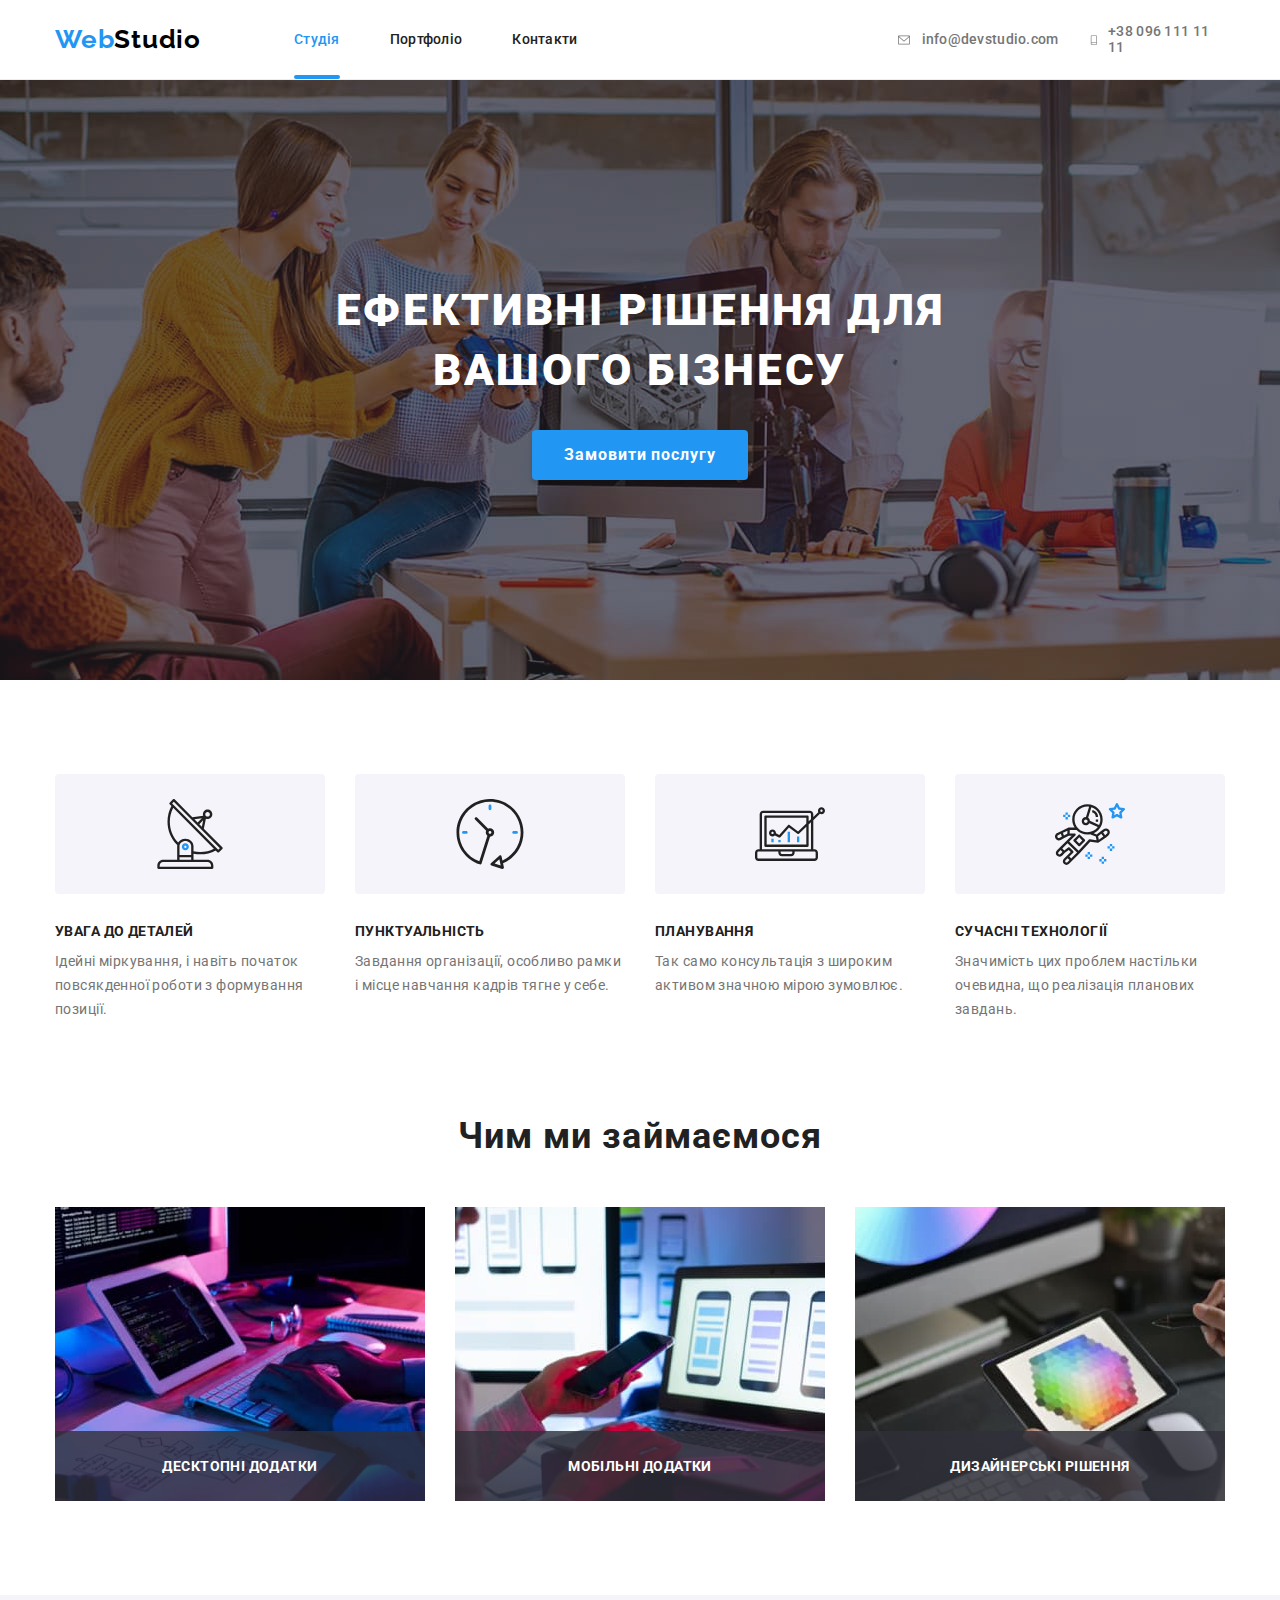
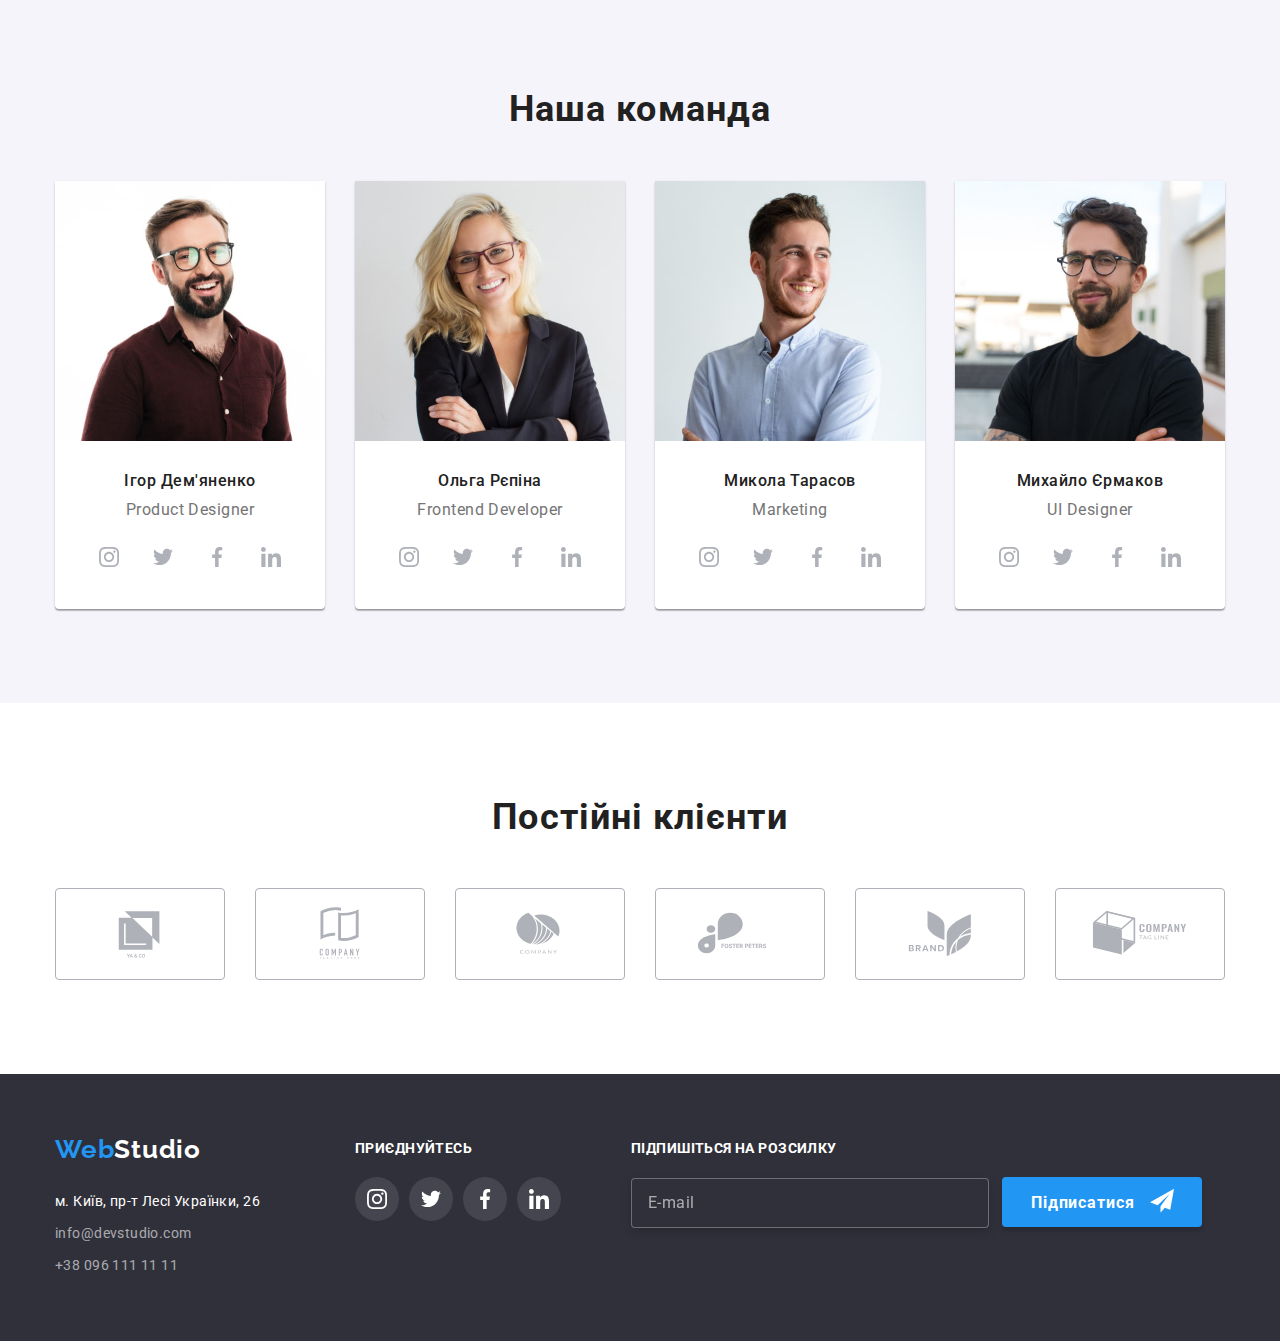
<file: index.html>
<!DOCTYPE html>
<html lang="uk">
<head>
    <meta charset="UTF-8">
    <meta http-equiv="X-UA-Compatible" content="IE=edge">
    <meta name="viewport" content="width=device-width, initial-scale=1.0">
    <title>Document</title>
    <link rel="stylesheet" href="./css/modern-normalize.css">
    <link rel="stylesheet" href="./css/style.css">
    <link href="https://fonts.googleapis.com/css2?family=Raleway:wght@700&family=Roboto:wght@400;500;700;900&display=swap" rel="stylesheet">
</head>
<body>

    <!--шапка сайту-->
    <header class="header">
        <div class="container main">
            <a class="logo link" href="/index.html">
                <span class="logo-left">Web</span><span class="studio">Studio</span> 
            </a>
            <nav class="nav">
                <ul class="nav-list list">
                    <li class="nav-item item"><a class="link first-link" href="index.html">Студія</a></li>
                    <li class="nav-item item"> <a class="link link-text" href="./portfolio.html" >Портфоліо</a></li>
                    <li class="nav-item item"> <a class="link link-text" href="index.html">Контакти</a></li>
                </ul>
            </nav>
            <div>
                <ul class="contact-list list">
                    <li class="contacts-item"><a class="link-icon" href="mailto:info@devstudio.com" target="_blank"
                        rel="noopener noreferrer" aria-label="link to email"> <svg width="16" height="12">
                        <use href="./images/symbol.svg#icon-envelope"></use></svg>info@devstudio.com</a>
                    </li>
                    <li class="contacts-item"> <a class="link-icon" href="tel:+38096111111" target="_blank" 
                        rel="noopener noreferrer" aria-label="link to phone"> <svg width="10" height="16">
                        <use href="./images/symbol.svg#icon-smartphone"></use></svg>+38 096 111 11 11</a>
                    </li>
                </ul>
            </div> 
        </div>
    </header>

    <!-- Hero -->

    <main>
        <section class="hero">
            <div class="container">
                <h1 class="hero-titel">Ефективні рішення для <br/> вашого бізнесу</h1>
                <button data-modal-open class="hero-button" type="button">Замовити послугу</button>
            </div>
        </section>
        
    <!-- About -->

        <section class="about section">
            <div class="container">
                <h2 class="visually-hidden">Про нас</h2>

                <ul class="section-list list">
                    <li class="item svg-item"> 
                        <div class="div-svg">
                            <svg class="advantages-icon" width="70" height="70">
                                <use href="./images/symbol.svg#icon-antena"></use>
                            </svg>
                        </div>
                        <h3 class="about-item">Увага до деталей</h3> 
                        <p class="about-text">Ідейні міркування, і навіть початок повсякденної роботи з формування позиції.</p> 
                    </li>
                    <li class="item">
                        <div class="div-svg">
                            <svg class="advantages-icon" width="70" height="70">
                                <use href="./images/symbol.svg#icon-clock"></use>
                            </svg>
                        </div> 
                        <h3 class="about-item">Пунктуальність</h3> 
                        <p class="about-text">Завдання організації, особливо рамки і місце навчання кадрів тягне у себе.</p> 
                    </li>
                    <li class="item">
                        <div class="div-svg">
                            <svg class="advantages-icon" width="70" height="70">
                                <use href="./images/symbol.svg#icon-diagram"></use>
                            </svg>
                        </div> 
                        <h3 class="about-item">Планування</h3> 
                        <p class="about-text">Так само консультація з широким активом значною мірою зумовлює.</p> 
                    </li>
                    <li class="item">
                        <div class="div-svg">
                            <svg class="advantages-icon" width="70" height="70">
                                <use href="./images/symbol.svg#icon-astronaut"></use>
                            </svg>
                        </div> 
                        <h3 class="about-item">Сучасні технологіЇ</h3> 
                        <p class="about-text">Значимість цих проблем настільки очевидна, що реалізація планових завдань.</p> 
                    </li>
                </ul>
            </div>
        </section>

        <section class="product section">
            <div class="container">
                <h2 class="product-titel">Чим ми займаємося</h2>
                <ul class="section-list list">
                    <li class="product-item">
                        <img src="./images/img.jpg" alt="Плануй" width="370" />
                        <div class="product-box">
                            <h3 class="box-title">Десктопні додатки</h3>
                        </div>
                    </li>
                    <li class="product-item">
                        <img src="./images/img1.jpg" alt="Розроби" width="370" />
                        <div class="product-box">
                            <h3 class="box-title">Мобільні додатки</h3>
                        </div>
                    </li>
                    <li class="product-item">
                        <img src="./images/img2.jpg" alt="Використовуй" width="370" />
                        <div class="product-box">
                            <h3 class="box-title">Дизайнерські рішення</h3>
                        </div>
                    </li>
                </ul>
            </div>
        </section>

        <section class="team team-section">
            <div class="container">
                <h2 class="product-titel">Наша команда</h2>
                <ul class="section-list list">
                    <li class="item">
                        <img src="./images/img3.jpg" alt="Розробник1" width="270" />
                        <div class="person">
                            <h3 class="team-item">Ігор Дем'яненко</h3>
                            <p class="team-text">Product Designer</p>
                            <ul class="team-icons">
                                <li>
                                    <a class="team-svg" href="https://www.instagram.com/lavashyk_official/" aria-label="Instagram">
                                        <svg class="team-icon" width="20" height="20">
                                            <use href="./images/symbol.svg#icon-instagram"></use>
                                        </svg>
                                    </a>
                                </li>
                                <li>
                                    <a class="team-svg" href="https://twitter.com/" aria-label="Twitter">
                                        <svg class="team-icon" width="20" height="20">
                                            <use href="./images/symbol.svg#icon-twitter"></use>
                                        </svg>
                                    </a>
                                </li>
                                <li>
                                    <a class="team-svg" href="https://www.facebook.com/" aria-label="Facebook">
                                        <svg class="team-icon" width="20" height="20">
                                            <use href="./images/symbol.svg#icon-facebook"></use>
                                        </svg>
                                    </a>
                                </li>
                                <li>
                                    <a class="team-svg" href="https://ua.linkedin.com/" aria-label="LinkedIn">
                                        <svg class="team-icon" width="20" height="20">
                                            <use href="./images/symbol.svg#icon-linkedin"></use>
                                        </svg>
                                    </a>
                                </li>
                            </ul>
                        </div>
                    </li>
                    <li class="item">
                        <img src="./images/img4.jpg" alt="Розробник2" width="270" />
                        <div class="person">
                            <h3 class="team-item">Ольга Рєпіна</h3>
                            <p class="team-text">Frontend Developer</p>
                            <ul class="team-icons">
                                <li>
                                    <a class="team-svg" href="https://www.instagram.com/lavashyk_official/" aria-label="Instagram">
                                        <svg class="team-icon" width="20" height="20">
                                            <use href="./images/symbol.svg#icon-instagram"></use>
                                        </svg>
                                    </a>
                                </li>
                                <li>
                                    <a class="team-svg" href="https://twitter.com/" aria-label="Twitter">
                                        <svg class="team-icon" width="20" height="20">
                                            <use href="./images/symbol.svg#icon-twitter"></use>
                                        </svg>
                                    </a>
                                </li>
                                <li>
                                    <a class="team-svg" href="https://www.facebook.com/" aria-label="Facebook">
                                        <svg class="team-icon" width="20" height="20">
                                            <use href="./images/symbol.svg#icon-facebook"></use>
                                        </svg>
                                    </a>
                                </li>
                                <li>
                                    <a class="team-svg" href="https://ua.linkedin.com/" aria-label="LinkedIn">
                                        <svg class="team-icon" width="20" height="20">
                                            <use href="./images/symbol.svg#icon-linkedin"></use>
                                        </svg>
                                    </a>
                                </li>
                            </ul>
                        </div>
                    </li>
                    <li class="item">
                        <img src="./images/img5.jpg" alt="Розробник3" width="270" />
                        <div class="person">
                            <h3 class="team-item">Микола Тарасов</h3>
                            <p class="team-text">Marketing</p>
                            <ul class="team-icons">
                                <li>
                                    <a class="team-svg" href="https://www.instagram.com/lavashyk_official/" aria-label="Instagram">
                                        <svg class="team-icon" width="20" height="20">
                                            <use href="./images/symbol.svg#icon-instagram"></use>
                                        </svg>
                                    </a>
                                </li>
                                <li>
                                    <a class="team-svg" href="https://twitter.com/" aria-label="Twitter">
                                        <svg class="team-icon" width="20" height="20">
                                            <use href="./images/symbol.svg#icon-twitter"></use>
                                        </svg>
                                    </a>
                                </li>
                                <li>
                                    <a class="team-svg" href="https://www.facebook.com/" aria-label="Facebook">
                                        <svg class="team-icon" width="20" height="20">
                                            <use href="./images/symbol.svg#icon-facebook"></use>
                                        </svg>
                                    </a>
                                </li>
                                <li>
                                    <a class="team-svg" href="https://ua.linkedin.com/" aria-label="LinkedIn">
                                        <svg class="team-icon" width="20" height="20">
                                            <use href="./images/symbol.svg#icon-linkedin"></use>
                                        </svg>
                                    </a>
                                </li>
                            </ul>
                        </div>
                    </li>
                    <li class="item">
                        <img src="./images/img6.jpg" alt="Розробник4" width="270" />
                        <div class="person">
                            <h3 class="team-item">Михайло Єрмаков</h3>
                            <p class="team-text">UI Designer</p>
                            <ul class="team-icons">
                                <li>
                                    <a class="team-svg" href="https://www.instagram.com/lavashyk_official/" aria-label="Instagram">
                                        <svg class="team-icon" width="20" height="20">
                                            <use href="./images/symbol.svg#icon-instagram"></use>
                                        </svg>
                                    </a>
                                </li>
                                <li>
                                    <a class="team-svg" href="https://twitter.com/" aria-label="Twitter">
                                        <svg class="team-icon" width="20" height="20">
                                            <use href="./images/symbol.svg#icon-twitter"></use>
                                        </svg>
                                    </a>
                                </li>
                                <li>
                                    <a class="team-svg" href="https://www.facebook.com/" aria-label="Facebook">
                                        <svg class="team-icon" width="20" height="20">
                                            <use href="./images/symbol.svg#icon-facebook"></use>
                                        </svg>
                                    </a>
                                </li>
                                <li>
                                    <a class="team-svg" href="https://ua.linkedin.com/" aria-label="LinkedIn">
                                        <svg class="team-icon" width="20" height="20">
                                            <use href="./images/symbol.svg#icon-linkedin"></use>
                                        </svg>
                                    </a>
                                </li>
                            </ul>
                        </div>
                    </li>
                </ul>
            </div>
        </section>


        <section class="clients section">
            <div class="container">
            <h2 class="product-titel">Постійні клієнти</h2>
                <ul class="section-list list">
                    <li class="item">
                        <a class="clients-svg" href="#" aria-label="Company1">
                        <svg class="clients-icon" width="106" height="60">
                            <use href="./images/symbol.svg#icon-Logo1"></use>
                        </svg>
                        </a>
                    </li>
                    <li class="item">
                        <a class="clients-svg" href="#" aria-label="Company2">
                            <svg class="clients-icon" width="106" height="60">
                                <use href="./images/symbol.svg#icon-Logo2"></use>
                            </svg>
                        </a>
                    </li>
                    <li class="item">
                        <a class="clients-svg" href="#" aria-label="Company3">
                            <svg class="clients-icon" width="106" height="60">
                                <use href="./images/symbol.svg#icon-Logo3"></use>
                            </svg>
                        </a>
                    </li>
                    <li class="item">
                        <a class="clients-svg" href="#" aria-label="Company4">
                            <svg class="clients-icon" width="106" height="60">
                                <use href="./images/symbol.svg#icon-Logo4"></use>
                            </svg>
                        </a>
                    </li>
                    <li class="item">
                        <a class="clients-svg" href="#" aria-label="Company5">
                            <svg class="clients-icon" width="106" height="60">
                                <use href="./images/symbol.svg#icon-Logo5"></use>
                            </svg>
                        </a>
                    </li>
                    <li class="clients-item list-item">
                        <a class="clients-svg" href="#" aria-label="Company6">
                            <svg class="clients-icon" width="106" height="60">
                                <use href="./images/symbol.svg#icon-Logo6"></use>
                            </svg>
                        </a>
                    </li>
                </ul>
            </div>
        </section>
    </main>
    <!-- Футер -->
    <footer class="footer">
        <div class="container footer-container">
            <div>
                <div class="div-logo">
                <a class="logo" href="/index.html">
                    <span class="logo-left-footer">Web</span><span class="studio-footer">Studio</span>
                </a>
                </div>
                <address class="address-list"> 
                    <a class="footer-link address" href="https://goo.gl/maps/TMibXyuG7LxRnU1eA" target="_blank" rel="noopener noreferrer">м. Київ, пр-т Лесі Українки, 26</a><br>
                    <a class="footer-link email" href="mailto:info@devstudio.com">info@devstudio.com</a><br>
                    <a class="footer-link phone" href="tel:+380961111111">+38 096 111 11 11</a>
                </address>
            </div>
        

            <div class="social-media">
                <h4 class="social-title">приєднуйтесь</h4>
                <ul class="social-icons">
                    <li>
                        <a class="link-svg" href="https://www.instagram.com/lavashyk_official/" aria-label="Instagram">
                        <svg class="social-icon" width="20" height="20">
                            <use href="./images/symbol.svg#icon-instagram"></use>
                        </svg>
                        </a>
                    </li>
                    <li>
                        <a class="link-svg" href="https://twitter.com/" aria-label="Twitter">
                        <svg class="social-icon" width="20" height="20">
                            <use href="./images/symbol.svg#icon-twitter"></use>
                        </svg>
                        </a>
                    </li>
                    <li>
                        <a class="link-svg" href="https://www.facebook.com/" aria-label="Facebook">
                        <svg class="social-icon" width="20" height="20">
                            <use href="./images/symbol.svg#icon-facebook"></use>
                        </svg>
                        </a>
                    </li>
                    <li>
                        <a class="link-svg" href="https://ua.linkedin.com/" aria-label="LinkedIn">
                        <svg class="social-icon" width="20" height="20">
                            <use href="./images/symbol.svg#icon-linkedin"></use>
                        </svg>
                        </a>
                    </li>
                </ul>
            </div>
            <div>
                <h4 class="social-title">Підпишіться на розсилку</h4>
                <form class="form-subscribe">
                    <input class="form-input" type="email" name="email" placeholder="E-mail" id="email">
                    <button class="button-subscribe" type="submit">Підписатися
                        <svg class="form-icon" width="24" height="24">
                            <use href="./images/symbol.svg#icon-send"></use>
                        </svg>
                    </button>
                </form>
            </div>
        </div>
    </footer>

    <div class="background is-hidden" data-modal>
        <div class="modal">
            <p></p>
            <button class="button-close" data-modal-close>
                <svg class="icon-close" width="11" height="11">
                    <use href="./images/symbol.svg#icon-close"></use>
                </svg>
            </button>
            <p class="modal-titel">Залиште свої дані, ми вам передзвонимо</p>
            <form class="modal-form">
                <div class="form-group">
                    <label class="modal-contact" for="name">Ім'я</label>
                    <input class="modal-input" type="text" name="name" id="name">
                    <svg class="modal-icon" width="18" height="18">
                        <use href="./images/symbol.svg#icon-person-black"></use>
                    </svg>
                </div>
                <div class="form-group">
                    <label class="modal-contact" for="phone">Телефон</label>
                    <input class="modal-input" type="tel" name="phone" id="phone">
                    <svg class="modal-icon" width="18" height="18">
                        <use href="./images/symbol.svg#icon-phone-black"></use>
                    </svg>
                </div>
                <div class="form-group">
                    <label class="modal-contact" for="mail">Пошта</label>
                    <input class="modal-input" type="email" name="mail" id="mail">
                    <svg class="modal-icon" width="18" height="18">
                        <use href="./images/symbol.svg#icon-email-black"></use>
                    </svg>
                </div>
                <div class="form-area">
                    <label class="modal-contact" for="comment">Коментар</label>
                    <textarea class="modal-textarea" name="comment" id="comment" placeholder="Введіть текст"></textarea>
                </div>
                <div class="form-checkbox">
                    <label class="label-accept" for="accept">
                        <span class="modal-square">
                            <input class="modal-checkbox" type="checkbox" name="accept" id="accept">
                            <svg class="icon-check" width="16" height="15">
                                <use href="./images/symbol.svg#icon-check"></use>
                            </svg>
                        </span>
                        <span>Погоджуюся з розсилкою та приймаю</span>
                    </label>
                    <a class="checkbox-link" href="#">Умови договору</a>
                </div>
                <button class="button-form" type="submit">Відправити</button>
            </form>
        </div>
    </div>

    <script src="./js/modal.js"></script>
</body>
</html>
</file>
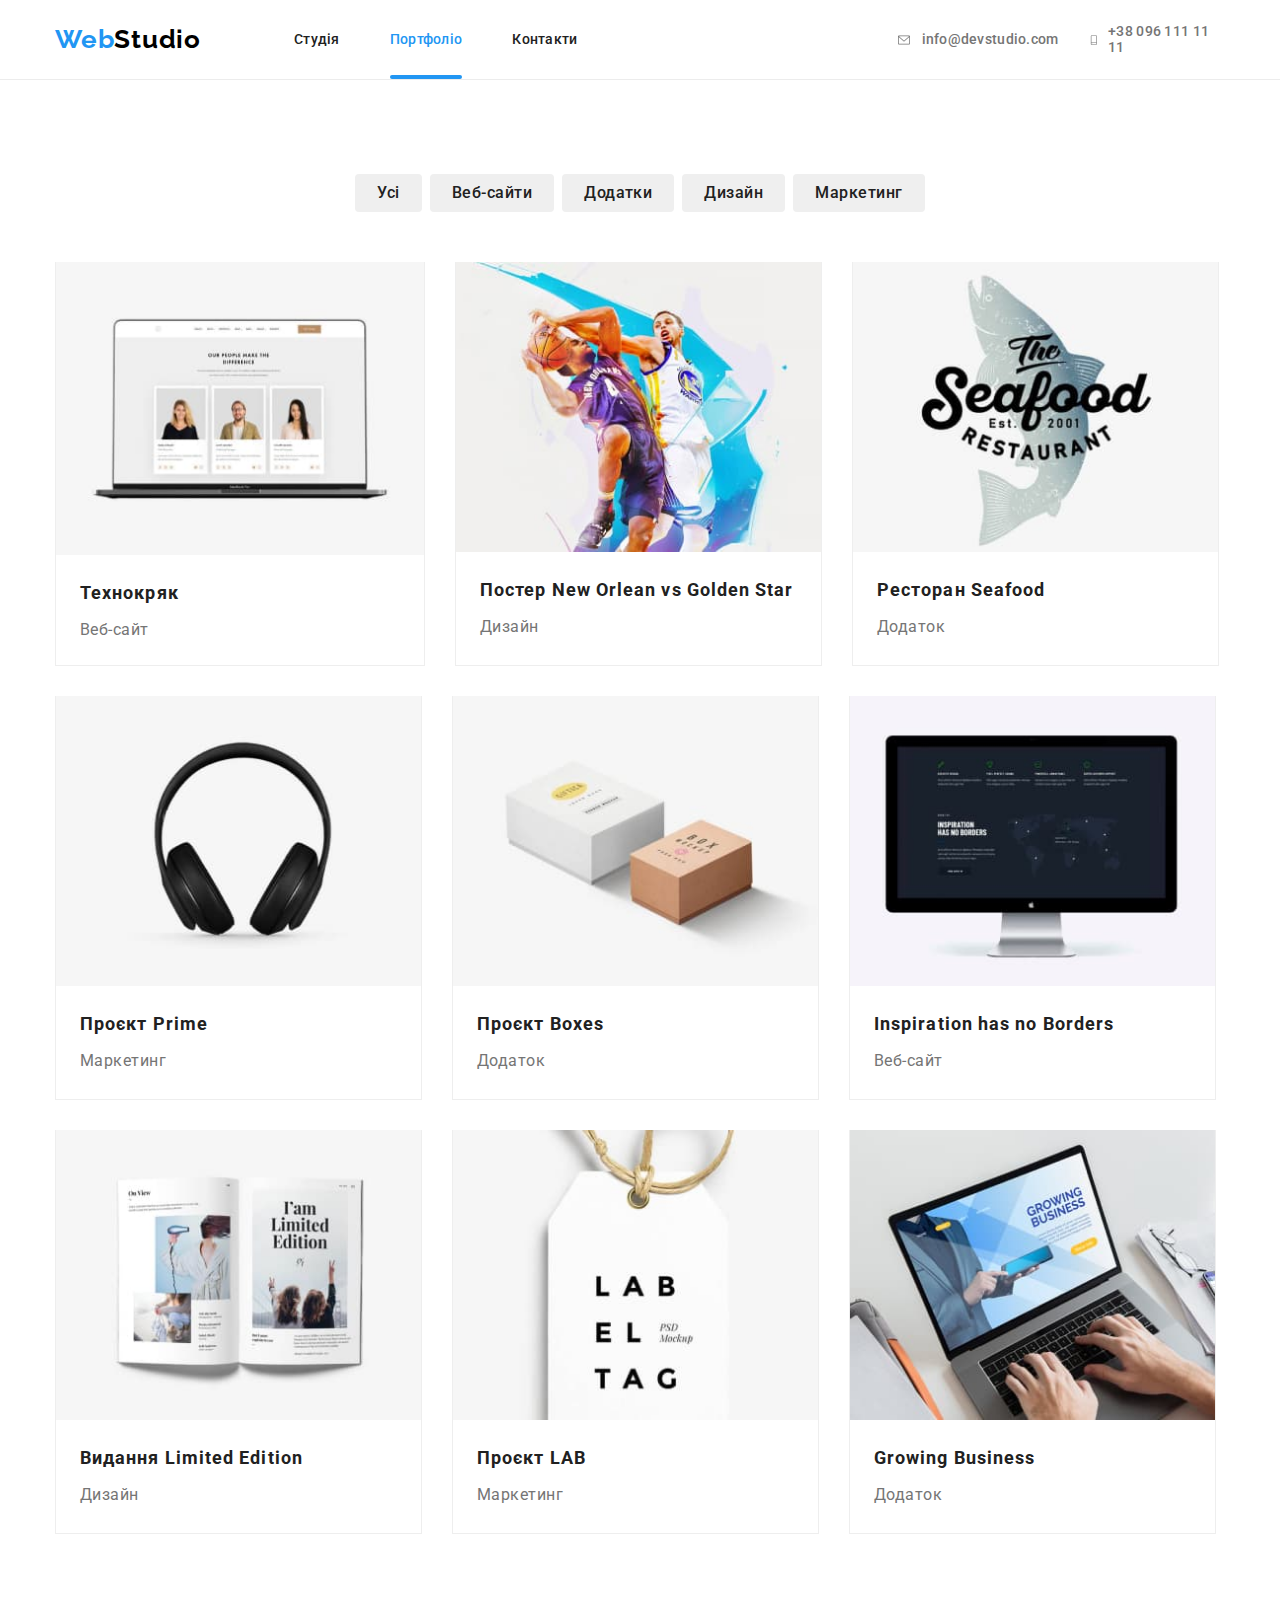
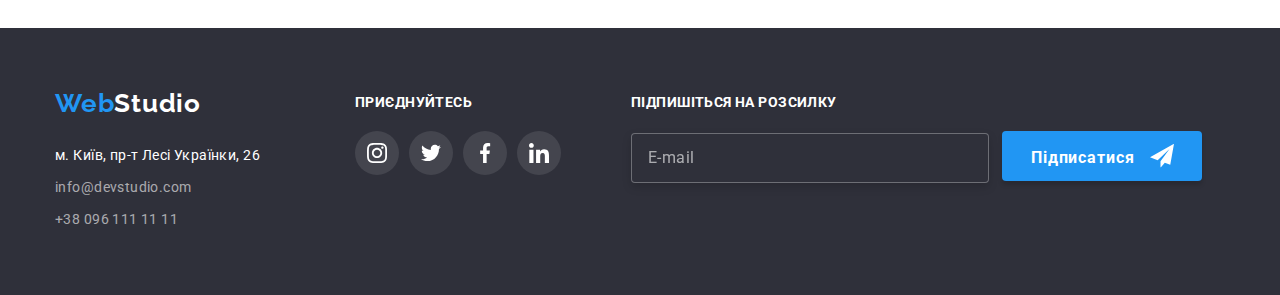
<file: portfolio.html>
<!DOCTYPE html>
<html lang="uk">
<head>
    <meta charset="UTF-8">
    <meta http-equiv="X-UA-Compatible" content="IE=edge">
    <meta name="viewport" content="width=device-width, initial-scale=1.0">
    <title>Document</title>
    <link rel="stylesheet" href="./css/modern-normalize.css">
    <link rel="stylesheet" href="./css/style.css">
    <link href="https://fonts.googleapis.com/css2?family=Raleway:wght@700&family=Roboto:wght@400;500;700;900&display=swap" rel="stylesheet">
</head>
<body>

    <!--шапка сайту-->
    <header class="header">
      <div class="container main">
          <a class="logo link" href="/index.html">
              <span class="logo-left">Web</span><span class="studio">Studio</span> 
          </a>
          <nav class="nav">
              <ul class="nav-list list">
                  <li class="nav-item item"><a class="link link-text" href="index.html">Студія</a></li>
                  <li class="nav-item item"> <a class="link first-link" href="./portfolio.html" >Портфоліо</a></li>
                  <li class="nav-item item"> <a class="link link-text" href="index.html">Контакти</a></li>
              </ul>
          </nav>
          <div>
              <ul class="contact-list list">
                  <li class="contacts-item"><a class="link-icon" href="mailto:info@devstudio.com" target="_blank"
                      rel="noopener noreferrer" aria-label="link to email"> <svg width="16" height="12">
                      <use href="./images/symbol.svg#icon-envelope"></use></svg>info@devstudio.com</a>
                  </li>
                  <li class="contacts-item"> <a class="link-icon" href="tel:+38096111111" target="_blank" 
                      rel="noopener noreferrer" aria-label="link to phone"> <svg width="10" height="16">
                      <use href="./images/symbol.svg#icon-smartphone"></use></svg>+38 096 111 11 11</a>
                  </li>
              </ul>
          </div> 
      </div>
  </header>
   <!-- Головне -->
    <main>
      <section class="portfolio">
        <div class="port container">
          <h1 class="visually-hidden">Портфоліо</h1>
          <ul class="portfolio-item">
            <li class="tab-item"><button type="button" class="button-portfolio">Усі</button></li>
            <li class="tab-item"><button type="button" class="button-portfolio">Веб-сайти</button></li>
            <li class="tab-item"><button type="button" class="button-portfolio">Додатки</button></li>
            <li class="tab-item"><button type="button" class="button-portfolio">Дизайн</button></li>
            <li class="tab-item"><button type="button" class="button-portfolio">Маркетинг</button></li>
          </ul>
          <ul class="portfolio-projects">
            <li class="project-item block">
              <div class="box-content">
                <a href="#">
                <img src="./images/portfolio.jpg" alt="Технокряк" width="368">
                <div class="box-text">
                  <p class="project-text">Ресурс пропонує комплексні пропозиції з різним рівнем функціоналу та сервісів. Все
                      це дозволить відвідувачу отримати вичерпні відомості про компанію чи приватну особу.</p>
                </div>
                </a>
              </div>
                <div class="project-box">
                  <h2 class="portfolio-title">Технокряк</h2>
                  <p class="portfolio-desc">Веб-сайт</p>
                </div>
              
            </li>
            <li class="project-item block">

              <div class="box-content">
                <a href="#">
                <img src="./images/portfolio1.jpg" alt="Постер New Orlean" width="365">
                <div class="box-text">
                  <p class="project-text">Ресурс пропонує комплексні пропозиції з різним рівнем функціоналу та сервісів. Все
                      це дозволить відвідувачу отримати вичерпні відомості про компанію чи приватну особу.</p>
                </div>
               </a>
              </div>
                <div class="project-box">
                  <h2 class="portfolio-title">Постер New Orlean vs Golden Star</h2>
                  <p class="portfolio-desc">Дизайн</p>
                </div>
              
            </li>
            <li class="project-item block">
              <div class="box-content">
                <a href="#">
                  <img src="./images/portfolio2.jpg" alt="Ресторан Seafood" width="365">
                  <div class="box-text">
                    <p class="project-text">Ресурс пропонує комплексні пропозиції з різним рівнем функціоналу та сервісів. Все
                        це дозволить відвідувачу отримати вичерпні відомості про компанію чи приватну особу.</p>
                  </div>
                </a>
              </div>
                <div class="project-box">
                  <h2 class="portfolio-title">Ресторан Seafood</h2>
                  <p class="portfolio-desc">Додаток</p>
                </div>
                
            </li>
            <li class="project-item block">
              <div class="box-content">
                <a href="#">
                  <img src="./images/portfolio3.jpg" alt="Проєкт Prime" width="365">
                  <div class="box-text">
                    <p class="project-text">Ресурс пропонує комплексні пропозиції з різним рівнем функціоналу та сервісів. Все
                        це дозволить відвідувачу отримати вичерпні відомості про компанію чи приватну особу.</p>
                  </div>
                </a>
              </div>
                <div class="project-box">
                  <h2 class="portfolio-title">Проєкт Prime</h2>
                  <p class="portfolio-desc">Маркетинг</p>
                </div>
                
            </li>
            <li class="project-item block">
              <div class="box-content">
                <a href="#">
                  <img src="./images/portfolio4.jpg" alt="Проєкт Boxes" width="365">
                  <div class="box-text">
                    <p class="project-text">Ресурс пропонує комплексні пропозиції з різним рівнем функціоналу та сервісів. Все
                        це дозволить відвідувачу отримати вичерпні відомості про компанію чи приватну особу.</p>
                  </div>
                </a>
              </div>
                <div class="project-box">
                  <h2 class="portfolio-title">Проєкт Boxes</h2>
                  <p class="portfolio-desc">Додаток</p>
                </div>
              
            </li>
            <li class="project-item block">
              <div class="box-content">
                <a href="#">
                  <img src="./images/portfolio5.jpg" alt="Inspiration has no Borders" width="365">
                  <div class="box-text">
                    <p class="project-text">Ресурс пропонує комплексні пропозиції з різним рівнем функціоналу та сервісів. Все
                        це дозволить відвідувачу отримати вичерпні відомості про компанію чи приватну особу.</p>
                  </div>
                </a>
              </div>
                <div class="project-box">
                  <h2 class="portfolio-title">Inspiration has no Borders</h2>
                  <p class="portfolio-desc">Веб-сайт</p>
                </div>
                
            </li>
            <li class="project-item block">
              <div class="box-content">
                <a href="#">
                  <img src="./images/portfolio6.jpg" alt="Видання Limited Edition" width="365">
                  <div class="box-text">
                    <p class="project-text">Ресурс пропонує комплексні пропозиції з різним рівнем функціоналу та сервісів. Все
                        це дозволить відвідувачу отримати вичерпні відомості про компанію чи приватну особу.</p>
                  </div>
                </a>
              </div>
                <div class="project-box">
                  <h2 class="portfolio-title">Видання Limited Edition</h2>
                  <p class="portfolio-desc">Дизайн</p>
                </div>
                
            </li>
            <li class="project-item block">
              <div class="box-content">
                <a href="#">
                  <img src="./images/portfolio7.jpg" alt="Проєкт LAB" width="365" />
                  <div class="box-text">
                    <p class="project-text">Ресурс пропонує комплексні пропозиції з різним рівнем функціоналу та сервісів. Все
                        це дозволить відвідувачу отримати вичерпні відомості про компанію чи приватну особу.</p>
                  </div>
                </a>  
              </div>
                <div class="project-box">
                  <h2 class="portfolio-title">Проєкт LAB</h2>
                  <p class="portfolio-desc">Маркетинг</p>
                </div>
                
            </li>
            <li class="project-item block">
              <div class="box-content">
                <a href="#">
                  <img src="./images/portfolio8.jpg" alt="Growing Business" width="365" />
                  <div class="box-text">
                    <p class="project-text">Ресурс пропонує комплексні пропозиції з різним рівнем функціоналу та сервісів. Все
                        це дозволить відвідувачу отримати вичерпні відомості про компанію чи приватну особу.</p>
                  </div>
                </a>
              </div>
                <div class="project-box">
                  <h2 class="portfolio-title">Growing Business</h2>
                  <p class="portfolio-desc">Додаток</p>
                </div>
                
              
            </li>
          </ul>
        </div>
      </section>
    </main>
    <!-- Футер -->
    <footer class="footer">
      <div class="container footer-container">
          <div>
              <div class="div-logo">
              <a class="logo" href="/index.html">
                  <span class="logo-left-footer">Web</span><span class="studio-footer">Studio</span>
              </a>
              </div>
              <address class="address-list"> 
                  <a class="footer-link address" href="https://goo.gl/maps/TMibXyuG7LxRnU1eA" target="_blank" rel="noopener noreferrer">м. Київ, пр-т Лесі Українки, 26</a><br>
                  <a class="footer-link email" href="mailto:info@devstudio.com">info@devstudio.com</a><br>
                  <a class="footer-link phone" href="tel:+380961111111">+38 096 111 11 11</a>
              </address>
          </div>
      

          <div class="social-media">
              <h4 class="social-title">приєднуйтесь</h4>
              <ul class="social-icons">
                  <li>
                      <a class="link-svg" href="https://www.instagram.com/lavashyk_official/" aria-label="Instagram">
                      <svg class="social-icon" width="20" height="20">
                          <use href="./images/symbol.svg#icon-instagram"></use>
                      </svg>
                      </a>
                  </li>
                  <li>
                      <a class="link-svg" href="https://twitter.com/" aria-label="Twitter">
                      <svg class="social-icon" width="20" height="20">
                          <use href="./images/symbol.svg#icon-twitter"></use>
                      </svg>
                      </a>
                  </li>
                  <li>
                      <a class="link-svg" href="https://www.facebook.com/" aria-label="Facebook">
                      <svg class="social-icon" width="20" height="20">
                          <use href="./images/symbol.svg#icon-facebook"></use>
                      </svg>
                      </a>
                  </li>
                  <li>
                      <a class="link-svg" href="https://ua.linkedin.com/" aria-label="LinkedIn">
                      <svg class="social-icon" width="20" height="20">
                          <use href="./images/symbol.svg#icon-linkedin"></use>
                      </svg>
                      </a>
                  </li>
              </ul>
          </div>
          <div>
              <h4 class="social-title">Підпишіться на розсилку</h4>
              <form class="form-subscribe">
                  <input class="form-input" type="email" name="email" placeholder="E-mail" id="email">
                  <button class="button-subscribe" type="submit">Підписатися
                      <svg class="form-icon" width="24" height="24">
                          <use href="./images/symbol.svg#icon-send"></use>
                      </svg>
                  </button>
              </form>
          </div>
      </div>
  </footer>
</body>
</html>
</file>
<file: css/style.css>
:root {
  --main-color-title: #212121;
  --main-color-text: #757575;
  --accent-color: #2196F3;
  --additional-color: rgba(255, 255, 255, 0.6);
  --black-color: #000000;
  --main-background-color: #fff;
  --header-bg: #ECECEC;
  --additional-bg: #2F303A;
  --light-background-color: #F5F4FA;
  --link-color: #afb1b8
}


body {
  background-color: var(--main-background-color);
  color: var(--main-color-text);
  font-family: 'Roboto', sans-serif;
  letter-spacing: 0.03em;
  font-size: 14px;
}

h1,
h2,
h3,
h4,
h5,
h6,
p,
ul {
  margin-top: 0;
  margin-bottom: 0;
  padding-right: 0;
  padding-left: 0;
}

a {
  text-decoration: none;
}

ul,
li {
  list-style: none;
  padding: 0;
  margin: 0;
}

address {
  font-style: normal;
}

button {
  font-family: inherit;
  margin: 0;
  padding: 0;
  cursor: pointer;
}

p {
  margin: 0;
}

img {
  display: block;
}

textarea {
  resize: none;
}

.visually-hidden {
  position: absolute;
  width: 1px;
  height: 1px;
  margin: -1px;
  border: 0;
  padding: 0;
  white-space: nowrap;
  clip-path: inset (100%);
  clip: rect(0 0 0 0);
  overflow: hidden;
}

.container {
  margin-right: auto;
  margin-left: auto;
  width: 1200px;
  padding-right: 15px;
  padding-left: 15px;
}

.section {
  padding-top: 94px;
  padding-bottom: 94px;
}

.container.main {
  display: flex;
  align-items: center;
}

.container .list {
  display: flex;
}

.nav-list {
  display: flex;
}


/* header */


.header {
  border-bottom-width: 1px;
  border-bottom-style: solid;
  border-bottom-color: var(--header-bg);
}

.main {
  display: flex;
  align-items: center;
}

.logo {
  display: block;
  margin-right: 93px;
  font-family: "Raleway", sans-serif;
  font-weight: 700;
  font-size: 26px;
  line-height: 1.2;
  letter-spacing: 0.03em;
  color: var(--main-color-title);
}

.logo-left {
  color: var(--accent-color);
}

.studio {
  color: var(--black-color);
}

.logo-header {
  margin-right: 93px;
}

.nav-list {
  display: flex;
  align-items: center;
  gap: 50px;
}

.link-text {
  color: var(--main-color-title);
}

.nav-item {
  position: relative;
  padding: 32px 0;
  font-weight: 500;
  line-height: 1.1;
  letter-spacing: 0.02em;
}

.contact-list {
  display: flex;
  align-items: center;
  gap: 30px;
  margin-left: 318px;
}

.contacts-item {
  display: flex;
  align-content: space-between;
  align-items: center;
  font-weight: 500;
  line-height: 1.1;
  letter-spacing: 0.02em;
  color: var(--main-color-title);
}

.link-icon {
  display: flex;
  align-items: center;
  gap: 10px;
  color: var(--main-color-text);
  fill: var(--main-color-text);
  transition-duration: 250ms;
  transition-timing-function: cubic-bezier(0.4, 0, 0.2, 1);
}

.nav-list .link:hover,
.nav-list .link:focus {
  color: var(--accent-color);
}

.link {
  transition-duration: 250ms;
  transition-timing-function: cubic-bezier(0.4, 0, 0.2, 1);
}

.contacts-item :hover,
.contacts-item :focus {
  color: var(--accent-color);
  fill: var(--accent-color);
}

.first-link::after {
  display: block;
  position: absolute;
  content: "";
  left: 0;
  bottom: 0;
  width: 100%;
  height: 4px;
  background-color: var(--accent-color);
  border-radius: 2px;
}

.first-link {
  color: var(--accent-color);
}


/* hero */

.hero {
  max-height: 600px;
  max-width: 1600px;
  text-align: center;
  margin: 0 auto;
  padding: 200px 0;
  background-image: linear-gradient(rgba(47, 48, 58, 0.4),
      rgba(47, 48, 58, 0.4)), url('../images/img-bg.jpg');
  background-position: center;
  background-size: cover;
  background-color: var(--additional-bg);
}

.hero-titel {
  width: 696px;
  margin: 0 auto;
  margin-bottom: 30px;
  font-weight: 900;
  font-size: 44px;
  line-height: 60px;
  letter-spacing: 0.06em;
  text-transform: uppercase;
  color: var(--main-background-color);
}

.hero-button {
  display: inline-block;
  padding-top: 10px;
  padding-right: 32px;
  padding-bottom: 10px;
  padding-left: 32px;
  height: 50px;
  cursor: pointer;
  outline: none;
  border: none;
  border-radius: 4px;
  box-shadow: 0px 4px 4px rgba(0, 0, 0, 0.15);
  font-weight: 700;
  font-size: 16px;
  line-height: 1.625;
  align-items: center;
  text-align: center;
  letter-spacing: 0.06em;
  color: var(--main-background-color);
  background-color: var(--accent-color);
  ;
  font-family: inherit;
}

.hero-button:hover,
.hero-button:active,
.hero-button:focus {
  color: var(--main-background-color);
  background-color: var(--accent-color);
}

/* hero */


/* about */

section.about {
  padding-bottom: 0px;
}

.svg-item {
  width: calc((100% - 3 * 30px)/4);
}

.div-svg {
  display: flex;
  align-items: center;
  justify-content: center;
  margin-bottom: 30px;
  height: 120px;
  background-color: var(--light-background-color);
  border-radius: 4px;
}

.about-item {
  margin-bottom: 10px;
  color: var(--main-color-title);
  font-weight: 700;
  font-size: 14px;
  line-height: 1.14;
  letter-spacing: 0.03em;
  text-transform: uppercase;
}

.about-text {
  width: 270px;
  line-height: 1.7;
  color: var(--main-color-text);
}

/* about */


/* product section */

.section-list {
  display: flex;
  column-gap: 30px;
}

.product-item {
  position: relative;
  color: var(--main-background-color);
}

.product-titel {
  margin-bottom: 50px;
  color: var(--main-color-title);
  font-weight: 700;
  font-size: 36px;
  line-height: 1, 16;
  text-align: center;
  letter-spacing: 0.03em;
}

.product-box {
  position: absolute;
  left: 0;
  bottom: 0;
  padding: 27px 0;
  width: 100%;
  background: rgba(47, 48, 58, 0.8);
}

.box-title {
  font-weight: 700;
  font-size: 14px;
  line-height: 1.16;
  letter-spacing: 0.03em;
  text-align: center;
  text-transform: uppercase;
  color: var(--text-dark-background);
}

/* product section */

.team-section {
  background-color: #F5F4FA;
  padding: 94px 0;
}

.team .item {
  background-color: var(--main-background-color);
  box-shadow: 0px 1px 3px rgba(0, 0, 0, 0.12), 0px 1px 1px rgba(0, 0, 0, 0.14), 0px 2px 1px rgba(0, 0, 0, 0.2);
  border-radius: 0px 0px 4px 4px;
}

.person {
  padding: 30px 0;
}

.team-item {
  margin-bottom: 10px;
  color: var(--main-color-title);
  font-weight: 500;
  font-size: 16px;
  line-height: 19px;
  text-align: center;
  letter-spacing: 0.03em;
}

.team-text {

  font-size: 16px;
  line-height: 19px;
  text-align: center;
  letter-spacing: 0.03em;
  color: var(--main-color-text);
}

.team-icons {
  display: flex;
  justify-content: center;
  flex-wrap: nowrap;
  max-width: 300px;
  padding-top: 16px;
  gap: 10px;
}

.team-svg {
  display: flex;
  justify-content: center;
  align-items: center;
  background-color: transparent;
  width: 44px;
  height: 44px;
  border-radius: 50%;
  transition-duration: 250ms;
  transition-timing-function: cubic-bezier(0.4, 0, 0.2, 1);
}

.team-icon {
  fill: var(--link-color);
}


.team-svg:hover .team-icon,
.team-svg:focus .team-icon {
  fill: var(--main-background-color);
}

.team-svg:hover,
.team-svg:focus {
  background-color: var(--accent-color);
}

/* section client */

.clients-svg {
  display: flex;
  justify-content: center;
  align-items: center;
  width: 170px;
  height: 92px;
  border: 1px solid var(--link-color);
  border-radius: 4px;
  transition-duration: 250ms;
  transition-timing-function: cubic-bezier(0.4, 0, 0.2, 1);
}

.clients-icon {
  width: 106px;
  height: 60px;
  fill: var(--link-color);
  transition-duration: 250ms;
  transition-timing-function: cubic-bezier(0.4, 0, 0.2, 1);
}

.clients-svg:hover {
  border: 1px solid var(--accent-color);
}

.clients-svg:hover .clients-icon,
.clients-svg:focus .clients-icon {
  fill: var(--accent-color);
}


/* footer */

.footer {
  background-color: var(--additional-bg);
  padding-bottom: 60px;
  padding-top: 60px;
}

.footer-container {
  display: flex;
  gap: 70px;
}

.div-logo {
  max-width: 230px;
  margin-bottom: 20px;
}

.address-list {
  max-width: 230px;
  flex-direction: column;
  text-align: left;
  gap: 9px;
}

.logo-left-footer {
  color: var(--accent-color);
}

.studio-footer {
  color: var(--main-background-color);
}

.address-list {
  font-size: 14px;
  line-height: 32px;
  letter-spacing: 0.03em;
  text-decoration: none;
  color: var(--main-background-color);
}

.address-list .address {
  color: var(--main-background-color);
}

.footer-link:hover,
.footer-link:focus {
  color: var(--accent-color);
}

.email,
.phone {
  color: rgba(255, 255, 255, 0.6);
}

.social-title {
  font-weight: 700;
  font-size: 14px;
  line-height: 1.14;
  text-transform: uppercase;
  color: var(--main-background-color);
  margin-bottom: 20px;
  padding-top: 7px;
}

.social-media {
  max-width: 300px;
}

.social-icons {
  display: flex;
  flex-wrap: nowrap;
  max-width: 300px;
  gap: 10px;
}

.link-svg {
  display: flex;
  justify-content: center;
  align-items: center;
  background-color: rgba(255, 255, 255, 0.1);
  width: 44px;
  height: 44px;
  border-radius: 50%;
  transition-duration: 250ms;
  transition-timing-function: cubic-bezier(0.4, 0, 0.2, 1);
}

.social-icon {
  width: 20px;
  height: 20px;
  fill: var(--main-background-color);
}

.link-svg:hover,
.link-svg:focus {
  background-color: var(--accent-color);
}

.form-input {
  height: 50px;
  width: 358px;
  margin-right: 10px;
  padding-left: 16px;
  border: 1px solid rgba(255, 255, 255, 0.3);
  filter: drop-shadow(0px 4px 4px rgba(0, 0, 0, 0.15));
  border-radius: 4px;
  background-color: var(--additional-bg);
  color: var(--main-background-color);
  outline: transparent;
}

.form-input::placeholder {
  font-size: 16px;
  line-height: 1.17;
  letter-spacing: 0.03em;
  color: var(--additional-color)
}

.button-subscribe {
  width: 200px;
  height: 50px;
  margin: 0 auto;
  border: none;
  background-color: var(--accent-color);
  box-shadow: 0px 4px 4px rgba(0, 0, 0, 0.15);
  border-radius: 4px;
  font-weight: 700;
  font-size: 16px;
  line-height: 2;
  letter-spacing: 0.06em;
  color: var(--main-background-color);
}

.form-icon {
  margin-left: 10px;    
	transform: translateY(20%);
}

/* portfolio */
.portfolio {
  text-decoration: none;
  font-size: 16px;
  line-height: 1.9;
  letter-spacing: 0.03em;
  padding-top: 94px;
  padding-bottom: 94px;
}

.portfolio-item {
  display: flex;
  justify-content: center;
  margin: 0 auto 50px auto;
}

.tab-item {
  margin-right: 8px;
}

.tab-item:last-child {
  margin-right: 0;
}

.button-portfolio {
  padding: 6px 22px;
  font-weight: 500;
  font-size: 16px;
  line-height: 1.6;
  text-align: center;
  color: var(--main-color-title);
  border-radius: 4px;
}

.button-portfolio:hover,
.button-portfolio:focus {
  color: var(--main-background-color);
  background-color: var(--accent-color);
  box-shadow: 0px 3px 1px rgba(0, 0, 0, 0.1), 0px 1px 2px rgba(0, 0, 0, 0.08), 0px 2px 2px rgba(0, 0, 0, 0.12);
  border-radius: 4px;
}

.portfolio-projects {
  display: flex;
  flex-wrap: wrap;
  gap: 30px;
}

.block {
  box-sizing: border-box;
  border-right: 1px solid #EEEEEE;
  border-bottom: 1px solid #EEEEEE;
  border-left: 1px solid #EEEEEE;
  max-width: 370px;
  min-height: 404px;
  background-color: var(--main-background-color);
}

.block:hover,
.block:focus {
  box-shadow: 0px 1px 1px rgba(0, 0, 0, 0.12), 0px 4px 4px rgba(0, 0, 0, 0.06), 1px 4px 6px rgba(0, 0, 0, 0.16);
}

.button-portfolio {
  border: 0;
  font-weight: 500;
  font-size: 16px;
  line-height: 1.62;
  color: var(--main-color-title);
  text-align: center;
  letter-spacing: 0.03em;
  transition-duration: 250ms;
  transition-timing-function: cubic-bezier(0.4, 0, 0.2, 1);
}

.button-portfolio:hover,
.button-portfolio:focus {
  color: var(--main-background-color);
  background-color: var(--accent-color);
}

.box-content {
  position: relative;
  overflow: hidden;
  box-sizing: border-box;
}

.box-text {
  position: absolute;
  left: 0;
  top: 0;
  width: 100%;
  height: 100%;
}

.project-text {
  position: absolute;
  margin: 0;
  left: 0;
  max-width: 370px;
  padding: 63px 24px;
  font-size: 18px;
  line-height: 1.56;
  letter-spacing: 0.03em;
  color: rgb(255, 255, 255);
  background-color: rgba(33, 150, 243, 0.9);
  transform: translateY(100%);
  transition-duration: 250ms;
  transition-timing-function: cubic-bezier(0.4, 0, 0.2, 1);
}

.project-item:hover .project-text {
  transform: translateY(0%);
}

.portfolio-title {
  margin-bottom: 4px;
  font-weight: 700;
  font-size: 18px;
  line-height: 2;
  letter-spacing: 0.06em;
  color: var(--main-color-title);
}

.project-box {
  padding: 20px 24px;
  cursor: pointer;
}

.portfolio-desc {
  font-size: 16px;
  line-height: 1.9;
  color: var(--main-color-text);
}

.portfolio-button:hover,
.portfolio-button:focus {
  color: var(--main-background-color);
  background-color: var(--accent-color);
}

/* modal */

.background.is-hidden {
  pointer-events: none;
  opacity: 0;
  visibility: hidden;
}

.background {
  position: absolute;
  visibility: visible;
  width: 100%;
  height: 100%;
  top: 0;
  left: 0;
  background-color: rgba(0, 0, 0, 0.2);
  transition-duration: 250ms;
  transition-timing-function: cubic-bezier(0.4, 0, 0.2, 1);
}

.modal {
  position: absolute;
  left: 50%;
  top: 50%;
  transform: translate(-50%, -50%);
  width: 528px;
  height: 581px;
  padding: 40px;
  background: var(--main-background-color);
  box-shadow: 0px 1px 3px rgba(0, 0, 0, 0.12), 0px 1px 1px rgba(0, 0, 0, 0.14), 0px 2px 1px rgba(0, 0, 0, 0.2);
  border-radius: 4px;
  transition-duration: 250ms;
  transition-timing-function: cubic-bezier(0.4, 0, 0.2, 1);
}

.background.is-hidden .modal {
  transform: translate(-50%, -50%) scale(0.5);
}

.button-close {
  position: absolute;
  display: flex;
  align-items: center;
  justify-content: center;
  width: 30px;
  height: 30px;
  right: 8px;
  top: 8px;
  border: 1px solid rgba(0, 0, 0, 0.1);
  border-radius: 50%;
  background-color: var(--main-background-color);
}

.icon-close {
  width: 11px;
  height: 11px;
  fill: var(--black-color);
  transition-duration: 250ms;
  transition-timing-function: cubic-bezier(0.4, 0, 0.2, 1);
}

.button-close:hover .icon-close,
.button-close:focus .icon-close {
  fill: var(--accent-color);
}

.modal-titel {
  display: flex;
  justify-content: center;
  font-weight: 700;
  font-size: 20px;
  margin-bottom: 12px;
  letter-spacing: 0.03em;
  color: var(--black-color);
}

.modal-form {
  display: flex;
  flex-direction: column;
}

.form-group {
  display: flex;
  flex-direction: column;
  position: relative;
  margin-bottom: 10px;
}

.modal-contact {
  font-size: 12px;
  line-height: 1.17;
  letter-spacing: 0.01em;
  color: var(--main-color-text);
}

.modal-input,
.modal-textarea {
  height: 40px;
  width: 100%;
  margin-top: 4px;
  border: 1px solid rgba(33, 33, 33, 0.2);
  border-radius: 4px;
  cursor: pointer;
  outline: transparent;
  transition-duration: 250ms;
  transition-timing-function: cubic-bezier(0.4, 0, 0.2, 1);
}

.modal-input {
  padding-left: 42px;
}

.modal-textarea {
  padding: 12px 16px;
  height: 120px;
  margin-bottom: 20px;
}

.modal-textarea::placeholder {
  font-size: 12px;
  line-height: 1.17;
  letter-spacing: 0.01em;
  color: rgba(117, 117, 117, 0.5);
}

.modal-input:hover,
.modal-input:focus,
.modal-textarea:hover,
.modal-textarea:focus {
  border-color: var(--accent-color);
}

.modal-input:hover+.modal-icon,
.modal-input:focus+.modal-icon {
  fill: var(--accent-color);
}

.modal-icon {
  position: absolute;
  top: 50%;
  left: 12px;
  fill: var(--main-color-title);
  transition-duration: 250ms;
  transition-timing-function: cubic-bezier(0.4, 0, 0.2, 1);
}

.form-checkbox {
  display: flex;
  align-items: center;
  margin-bottom: 30px;
}

.modal-square {
  position: relative;
  display: flex;
  align-items: center;
  justify-content: center;
  width: 16px;
  height: 15px;
  border: 2px solid var(--main-color-title);
  border-radius: 3px;
  margin-right: 9px;
  margin-left: 12px;
}

.label-accept {
  display: flex;
  align-items: center;
  font-size: 14px;
  line-height: 1.71;
  color: var(--main-color-text);
}

.icon-check {
  position: absolute;
  fill: var(--main-background-color);
  border: 1px solid var(--main-color-title);
  border-radius: 2px;
}

.modal-checkbox {
  outline: transparent;
  opacity: 0;
}


.modal-checkbox:checked+.icon-check {
  background-color: var(--accent-color);
  border-color: transparent;
}

.checkbox-link {
  margin-left: 5px;
  font-size: 14px;
  border-bottom: 1px solid;
  color: var(--accent-color);
}

.button-form {
  width: 200px;
  height: 50px;
  margin: 0 auto;
  border: none;
  background-color: var(--accent-color);
  box-shadow: 0px 4px 4px rgba(0, 0, 0, 0.15);
  border-radius: 4px;
  font-weight: 700;
  font-size: 16px;
  line-height: 2;
  letter-spacing: 0.06em;
  color: var(--main-background-color);
}

.button-form:hover,
.button-form:focus {
  background-color: #188CE8;
  box-shadow: 0px 4px 4px rgba(0, 0, 0, 0.15);
}
</file>
